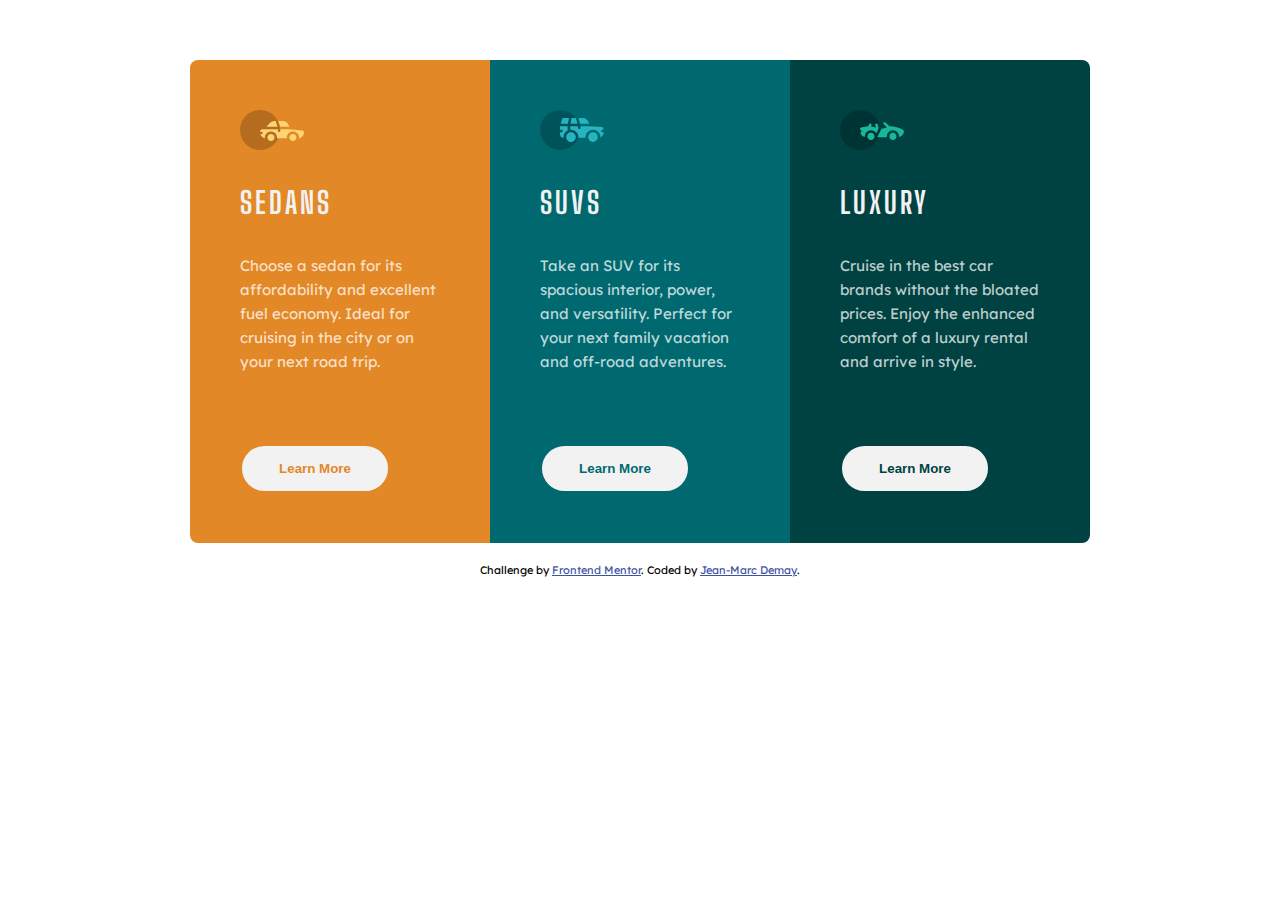
<file: 3-column-preview-card-component-main/index.html>
<!DOCTYPE html>
<html lang="en">
  <head>
    <meta charset="UTF-8" />
    <meta name="viewport" content="width=device-width, initial-scale=1.0" />
    <!-- displays site properly based on user's device -->
    <link rel="stylesheet" href="style.css" />
    <link rel="preconnect" href="https://fonts.googleapis.com" />
    <link rel="preconnect" href="https://fonts.gstatic.com" crossorigin />
    <link
      href="https://fonts.googleapis.com/css2?family=Big+Shoulders+Display&family=Lexend+Deca&display=swap"
      rel="stylesheet"
    />
    <link
      rel="icon"
      type="image/png"
      sizes="32x32"
      href="./images/favicon-32x32.png"
    />

    <title>Frontend Mentor | 3-column preview card component</title>
  </head>
  <body>
    <div class="wrapper">
      <div class="sedansContainer">
        <img src="images/icon-sedans.svg" alt="Sedans" />
        <h1>Sedans</h1>
        <p>
          Choose a sedan for its affordability and excellent fuel economy. Ideal
          for cruising in the city or on your next road trip.
        </p>
        <button>learn more</button>
      </div>
      <div class="suvsContainer">
        <img src="images/icon-suvs.svg" alt="SUVs" />
        <h1>SUVs</h1>
        <p>
          Take an SUV for its spacious interior, power, and versatility. Perfect
          for your next family vacation and off-road adventures.
        </p>
        <button>learn more</button>
      </div>
      <div class="luxuryContainer">
        <img src="images/icon-luxury.svg" alt="Luxury" />
        <h1>Luxury</h1>
        <p>
          Cruise in the best car brands without the bloated prices. Enjoy the
          enhanced comfort of a luxury rental and arrive in style.
        </p>
        <button>learn more</button>
      </div>
    </div>

    <div class="attribution">
      Challenge by
      <a href="https://www.frontendmentor.io?ref=challenge" target="_blank"
        >Frontend Mentor</a
      >. Coded by
      <a href="mailto:1nuitpour7jour@gmail.com" target="blank"
        >Jean-Marc Demay</a
      >.
    </div>
  </body>
</html>
</file>
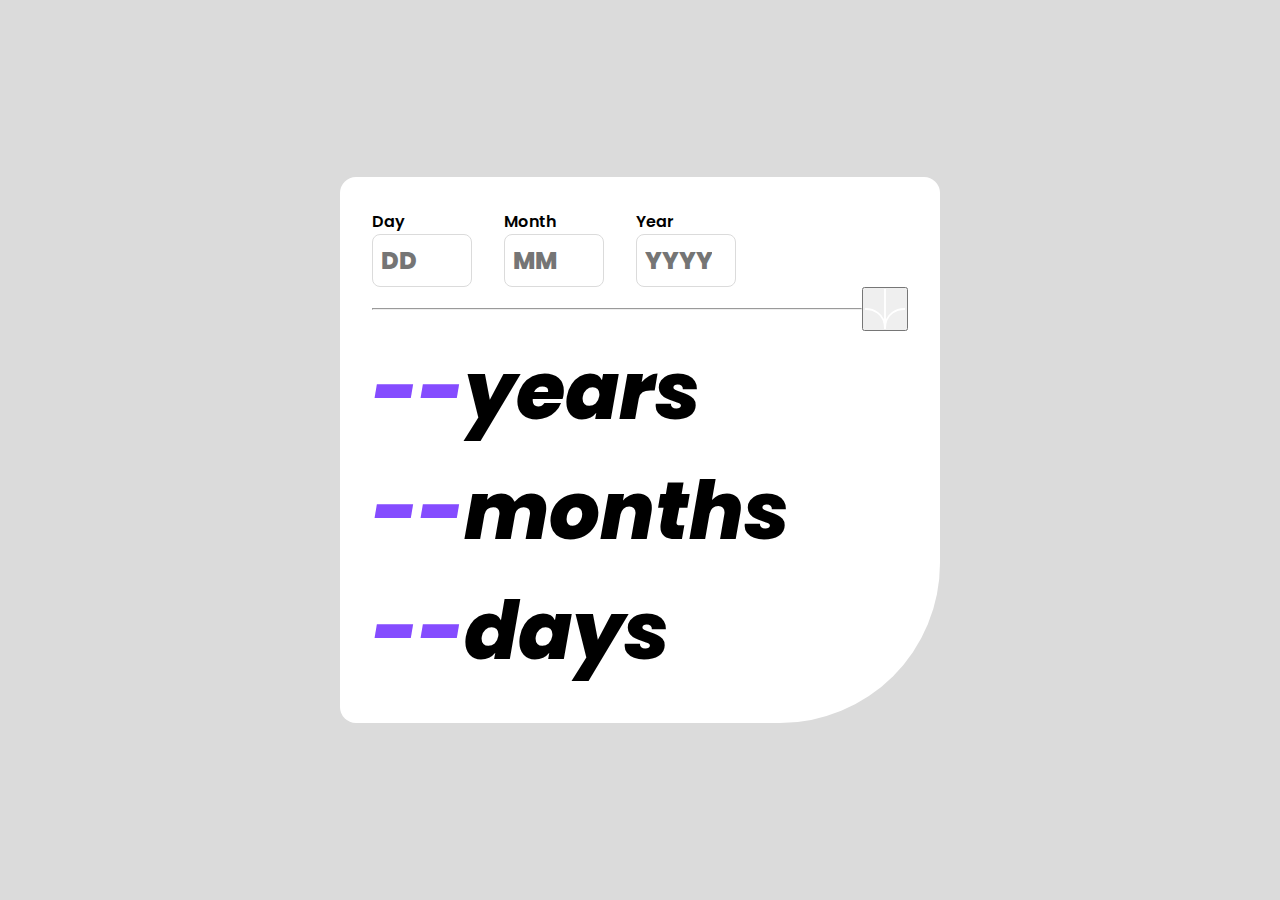
<file: age-calculator-app-main/index.html>
<!DOCTYPE html>
<html lang="en">
  <head>
    <meta charset="UTF-8" />
    <meta name="viewport" content="width=device-width, initial-scale=1.0" />

    <!-- GOOGLE FONT  -->

    <link rel="preconnect" href="https://fonts.googleapis.com" />
    <link rel="preconnect" href="https://fonts.gstatic.com" crossorigin />
    <link
      href="https://fonts.googleapis.com/css2?family=Poppins:ital,wght@0,400;0,700;0,800;1,400;1,700;1,800&display=swap"
      rel="stylesheet"
    />
    <link rel="stylesheet" href="style.css" />
    <link
      rel="icon"
      type="image/png"
      sizes="32x32"
      href="./assets/images/favicon-32x32.png"
    />
    <!-- JavaScript  -->
    <script src="app.js" defer></script>

    <title>Age calculator app</title>
  </head>
  <body>
    <div class="card">
      <div class="container">
        <form>
          <div class="form_container">
            <div class="block">
              <label for="day"> Day </label>
              <input type="number" placeholder="DD" id="day" />
              <small></small>
            </div>
            <div class="block">
              <label for="month"> Month </label>
              <input type="number" placeholder="MM" id="month" />
              <small></small>
            </div>
            <div class="block">
              <label for="year"> Year </label>
              <input type="number" placeholder="YYYY" id="year" />
              <small></small>
            </div>
          </div>
          <div class="submit_block">
            <hr />
            <button type="submit" class="sumbit_btn">
              <img src="./assets/images/icon-arrow.svg" alt="icon" />
            </button>
          </div>
        </form>
        <div class="output">
          <h1><span id="YY">--</span>years</h1>
          <h1><span id="MM">--</span>months</h1>
          <h1><span id="DD">--</span>days</h1>
        </div>
      </div>
    </div>
  </body>
</html>
</file>
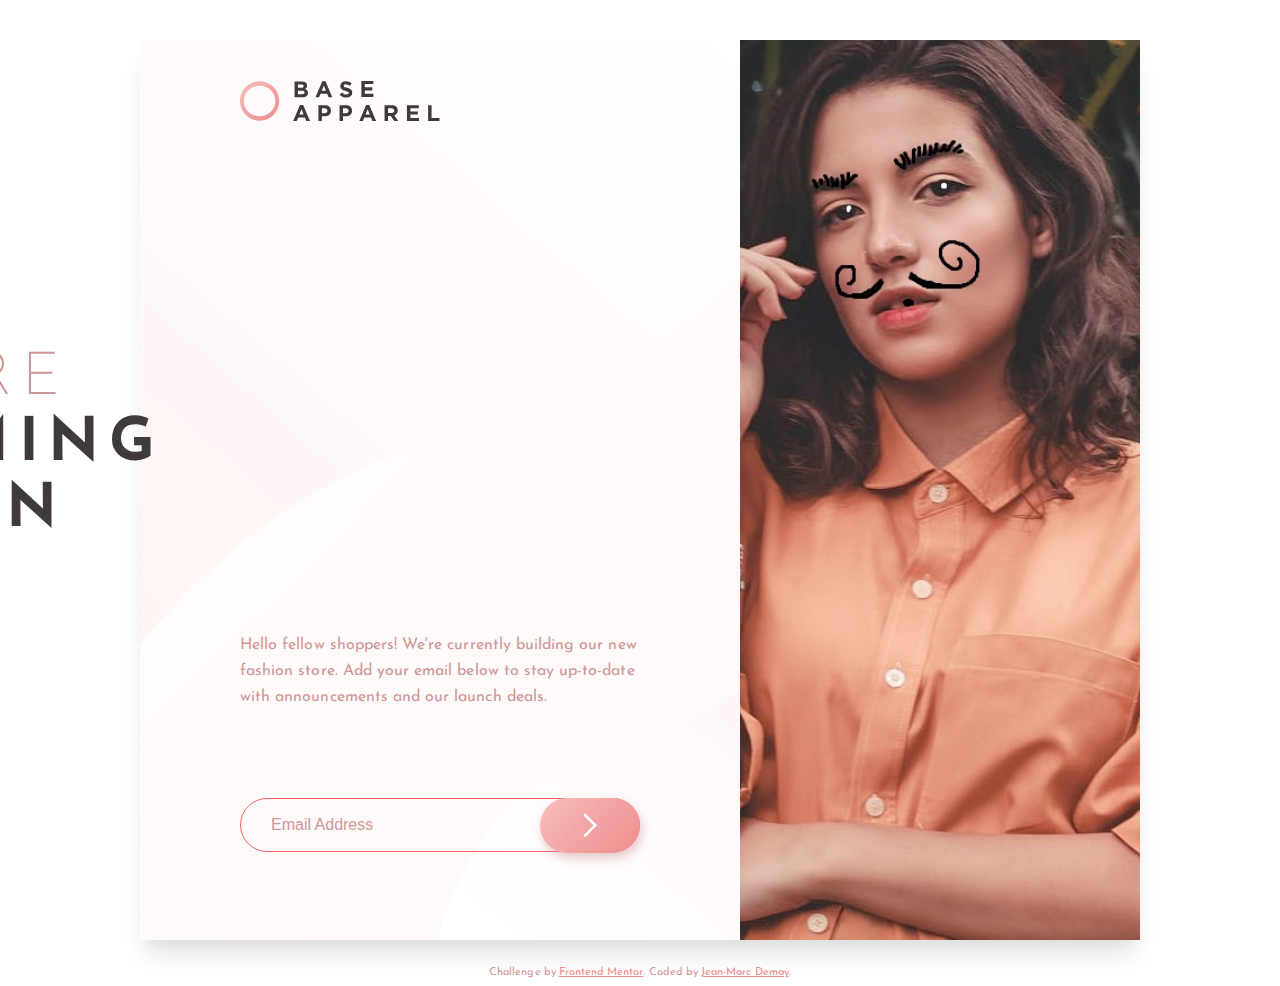
<file: base-apparel-coming-soon-master/index.html>
<!DOCTYPE html>
<html lang="en">
  <head>
    <meta charset="UTF-8" />
    <meta name="viewport" content="width=device-width, initial-scale=1.0" />
    <!-- displays site properly based on user's device -->
    <link rel="stylesheet" href="style.css" />
    <link
      rel="icon"
      type="image/png"
      sizes="32x32"
      href="./images/favicon-32x32.png"
    />
    <link rel="preconnect" href="https://fonts.googleapis.com" />
    <link rel="preconnect" href="https://fonts.gstatic.com" crossorigin />
    <link
      href="https://fonts.googleapis.com/css2?family=Josefin+Sans:wght@300;400;500;600;700&display=swap"
      rel="stylesheet"
    />
    <title>Frontend Mentor | Base Apparel coming soon page</title>

    <!-- Feel free to remove these styles or customise in your own stylesheet 👍 -->
  </head>
  <body>
    <div class="container">
      <div class="left">
        <img class="logo" src="images/logo.svg" alt="base apparel logo" />
        <img class="bg-mobile" src="images/hero-mobile.jpg" alt="hero mobile" />
        <div class="inner-container">
          <h1>
            <span>We're</span> <br />
            coming <br />
            soon
          </h1>
          <p>
            Hello fellow shoppers! We're currently building our new fashion
            store. Add your email below to stay up-to-date with announcements
            and our launch deals.
          </p>
          <form class="error">
            <input id="email" type="email"" placeholder="Email Address" />
            <img class="error-icon" src="images/icon-error.svg" alt="" />
            <button><img src="images/icon-arrow.svg" alt="arrow" /></button>
            <small>Please provide a valid email</small>
          </form>
        </div>
      </div>
      <div class="right bg-image"></div>
    </div>

    <footer>
      <p class="attribution">
        Challenge by
        <a href="https://www.frontendmentor.io?ref=challenge" target="_blank"
          >Frontend Mentor</a
        >. Coded by
        <a href="mailto:1nuitpour7jour@gmail.com" target="_blank"
          >Jean-Marc Demay</a
        >.
      </p>
    </footer>
    <script src="script.js"></script>
  </body>
</html>
</file>
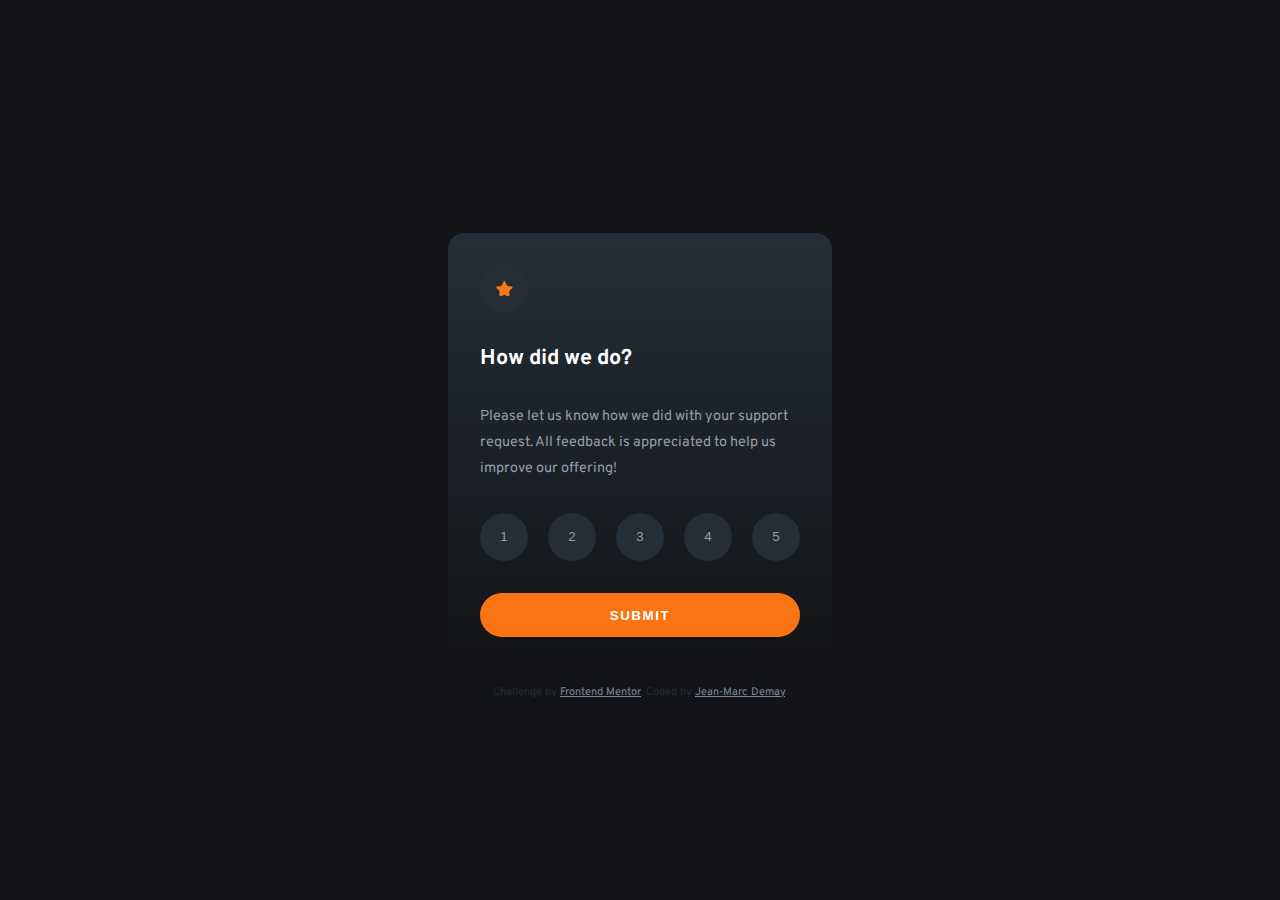
<file: interactive-rating-component-main/index.html>
<!DOCTYPE html>
<html lang="en">
  <head>
    <meta charset="UTF-8" />
    <meta name="viewport" content="width=device-width, initial-scale=1.0" />
    <!-- displays site properly based on user's device -->
    <link rel="stylesheet" href="style.css" />
    <link rel="preconnect" href="https://fonts.googleapis.com" />
    <link rel="preconnect" href="https://fonts.gstatic.com" crossorigin />
    <link
      href="https://fonts.googleapis.com/css2?family=Overpass:wght@200;300;400;500;600;700;800;900&display=swap"
      rel="stylesheet"
    />
    <link
      rel="icon"
      type="image/png"
      sizes="32x32"
      href="./images/favicon-32x32.png"
    />

    <title>Frontend Mentor | Interactive rating component</title>
  </head>
  <body>
    <!-- Rating state start -->

    <div class="main-container">
      <img src="images/icon-star.svg" alt="" />

      <h2>How did we do?</h2>
      <p>
        Please let us know how we did with your support request. All feedback is
        appreciated to help us improve our offering!
      </p>

      <!-- <div class="rating">
        <div class="rate circle"><p>1</p></div>
        <div class="rate circle"><p>2</p></div>
        <div class="rate circle"><p>3</p></div>
        <div class="rate circle"><p>4</p></div>
        <div class="rate circle"><p>5</p></div>
      </div> -->
      <ul>
        <li>
          <button class="btn"><p>1</p></button>
        </li>
        <li>
          <button class="btn"><p>2</p></button>
        </li>
        <li>
          <button class="btn"><p>3</p></button>
        </li>
        <li>
          <button class="btn"><p>4</p></button>
        </li>
        <li>
          <button class="btn"><p>5</p></button>
        </li>
      </ul>

      <button class="btnSubmit" id="submit">Submit</button>
    </div>

    <!-- Rating state end -->

    <!-- Thank you state start-->

    <div class="thank-you hidden">
      <img src="images/illustration-thank-you.svg" alt="thank you image" />
      <p class="selection">You selected <span id="rating">5</span> out of 5</p>
      <h1 class="thanks">Thank you!</h1>
      <p>
        We appreciate you taking the time to give a rating. If you ever need
        more support, don't hesitate to get in touch!
      </p>
      <button class="btnSubmit" id="rate-again">Rate Again</button>
    </div>

    <!-- Thank you state end-->

    <div class="attribution">
      Challenge by
      <a href="https://www.frontendmentor.io?ref=challenge" target="_blank"
        >Frontend Mentor</a
      >. Coded by
      <a href="mailto:1nuitpour7jour@gmail.com" target="_blank"
        >Jean-Marc Demay</a
      >.
    </div>
    <script src="index.js"></script>
  </body>
</html>
</file>
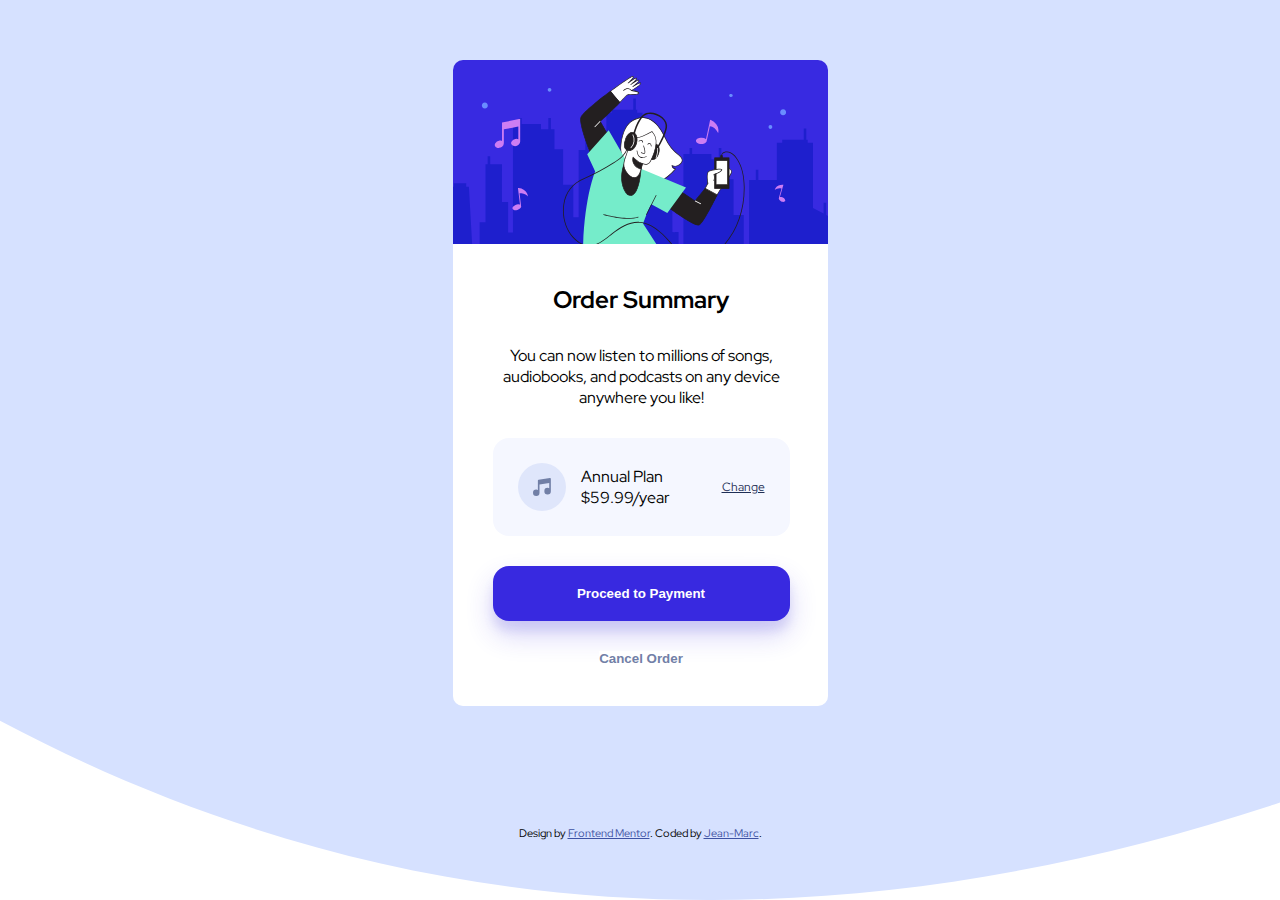
<file: order-summary-component-main/index.html>
<!DOCTYPE html>
<html lang="en">
  <head>
    <meta charset="UTF-8" />
    <meta name="viewport" content="width=device-width, initial-scale=1.0" />
    <!-- displays site properly based on user's device -->
    <link rel="stylesheet" href="style.css" />
    <link rel="preconnect" href="https://fonts.googleapis.com" />
    <link rel="preconnect" href="https://fonts.gstatic.com" crossorigin />
    <link
      href="https://fonts.googleapis.com/css2?family=Red+Hat+Display:wght@500;700;900&display=swap"
      rel="stylesheet"
    />
    <link rel="icon" type="image/x-icon" href="images/favicon.ico" />
    <title>Frontend Mentor | Order summary card</title>
  </head>
  <body>
    <main>
      <img src="images/illustration-hero.svg" alt="dancing person" />
      <div class="orderSummary">
        <h2 class="title">Order Summary</h2>
        <p class="description">
          You can now listen to millions of songs, audiobooks, and podcasts on
          any device anywhere you like!
        </p>
        <div class="annualPlan">
          <div class="plan">
            <img src="images/icon-music.svg" alt="" />
            <div>Annual Plan $59.99/year</div>
          </div>
          <a href="#">Change</a>
        </div>
        <button class="proceedButton">Proceed to Payment</button>
        <button class="cancelButton">Cancel Order</button>
      </div>
    </main>

    <div class="attribution">
      Design by
      <a href="https://www.frontendmentor.io?ref=challenge" target="_blank"
        >Frontend Mentor</a
      >. Coded by
      <a href="mailto:1nuitpour7jour@gmail.com" target="_blank">Jean-Marc</a>.
    </div>
  </body>
</html>
</file>
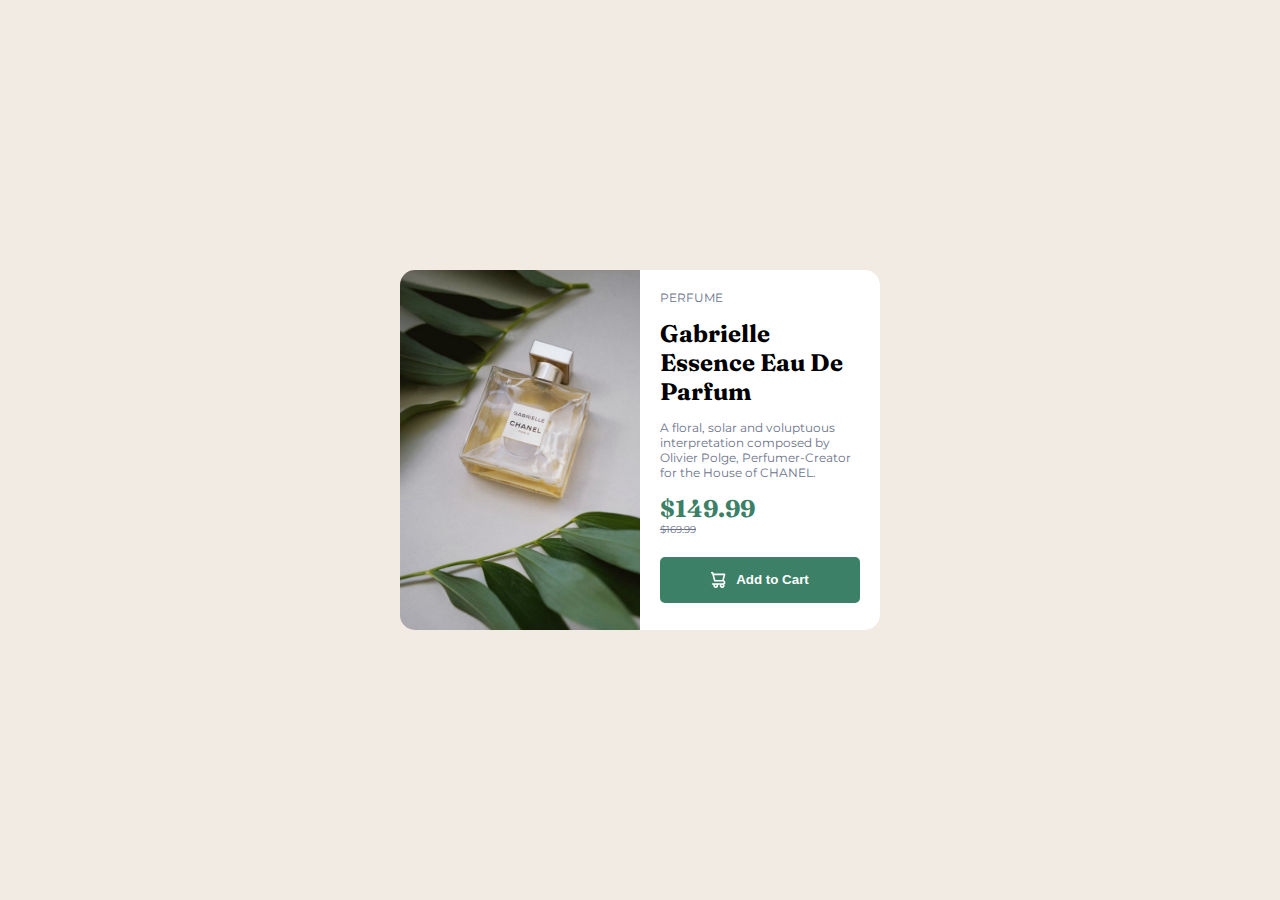
<file: product-preview-card-component-main/index.html>
<!DOCTYPE html>
<html lang="en">
  <head>
    <meta charset="UTF-8" />
    <meta name="viewport" content="width=device-width, initial-scale=1.0" />
    <!-- displays site properly based on user's device -->

    <link
      rel="icon"
      type="image/png"
      sizes="32x32"
      href="./images/favicon-32x32.png"
    />
    <link rel="stylesheet" href="style.css" />
    <link rel="preconnect" href="https://fonts.googleapis.com" />
    <link rel="preconnect" href="https://fonts.gstatic.com" crossorigin />
    <link
      href="https://fonts.googleapis.com/css2?family=Fraunces:wght@700&family=Montserrat:wght@500;700&display=swap"
      rel="stylesheet"
    />

    <title>Frontend Mentor | Product preview card component</title>

    <!-- Feel free to remove these styles or customise in your own stylesheet 👍 -->
    <style>
      .attribution {
        font-size: 11px;
        text-align: center;
      }
      .attribution a {
        color: hsl(228, 45%, 44%);
      }
    </style>
  </head>
  <body>
    <div class="product-summary">
      <div class="product">
        <img src="images/image-product-desktop.jpg" alt="perfume bottle" />
      </div>

      <div class="summary">
        <div class="title"><p>Perfume</p></div>
        <div class="description"><h2>Gabrielle Essence Eau De Parfum</h2></div>
        <div class="text">
          <span>
            A floral, solar and voluptuous interpretation composed by Olivier
            Polge, Perfumer-Creator for the House of CHANEL.
          <!-- </span> -->
        </div>
        <div class="price">
          <h2>$149.99</h2>
          <p><s class="discount">$169.99</s></p>
        </div>
        <button> <span><img src="images/icon-cart.svg" alt=""> Add to Cart</span></button>
      </div>
    </div>
  </body>
</html>
</file>
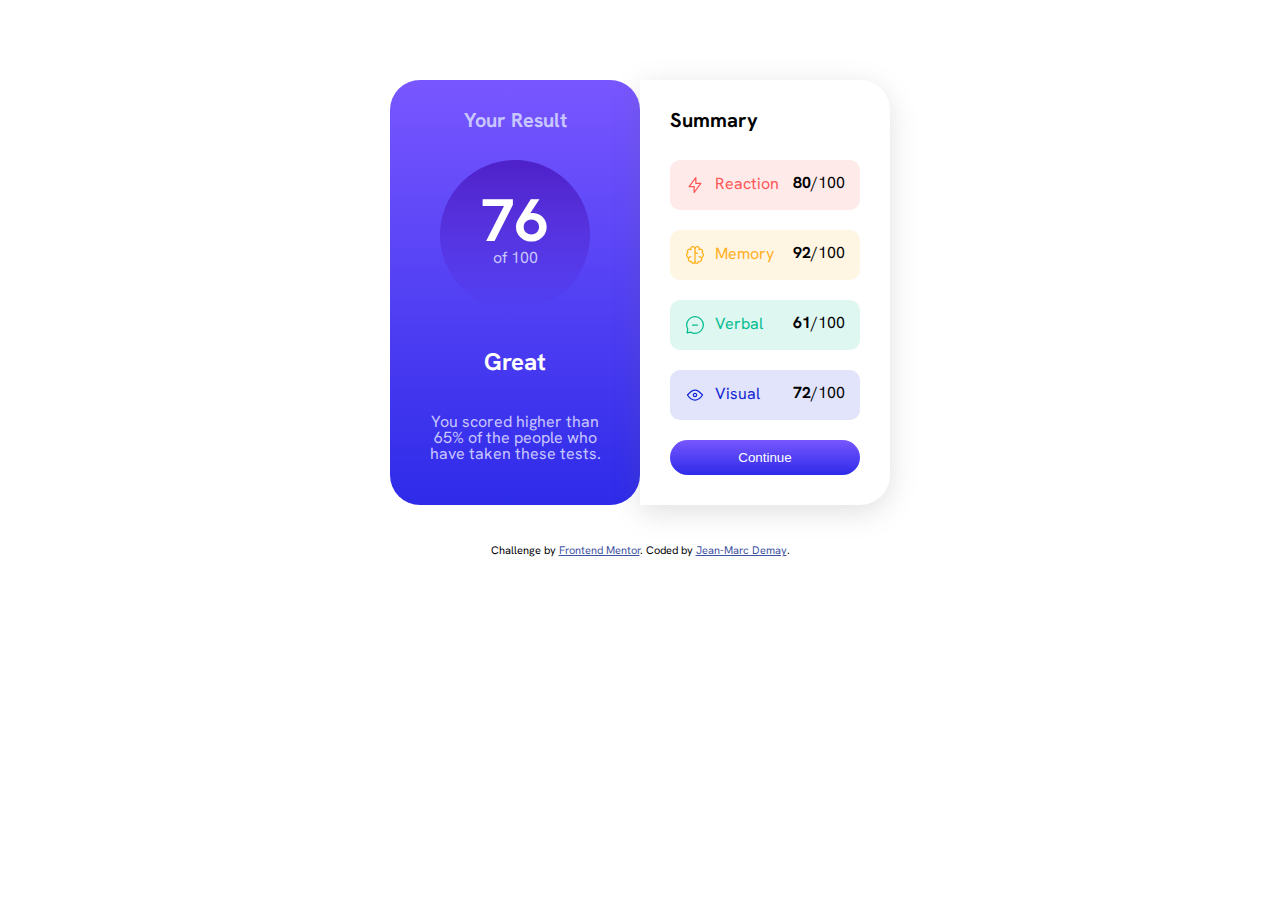
<file: results-summary-component-main-original/index.html>
<!DOCTYPE html>
<html lang="en">
  <head>
    <meta charset="UTF-8" />
    <meta name="viewport" content="width=device-width, initial-scale=1.0" />
    <!-- displays site properly based on user's device -->
    <link rel="stylesheet" href="style.css" />
    <link
      rel="icon"
      type="image/png"
      sizes="32x32"
      href="./assets/images/favicon-32x32.png"
    />
    <link
      href="https://fonts.googleapis.com/css2?family=Hanken+Grotesk:wght@500;700;800&display=swap"
      rel="stylesheet"
    />

    <title>Frontend Mentor | Results summary component</title>

    <!-- Feel free to remove these styles or customise in your own stylesheet 👍 -->
    <style>
      .attribution {
        font-size: 11px;
        text-align: center;
      }
      .attribution a {
        color: hsl(228, 45%, 44%);
      }
    </style>
  </head>
  <body>
    <div class="main">
      <div class="result">
        <h3>Your Result</h3>
        <div class="number">
          <h1>76</h1>
          <p class="hundred">of 100</p>
        </div>

        <h2>Great</h2>
        <p class="text">
          You scored higher than 65% of the people who have taken these tests.
        </p>
      </div>
      <div class="summary">
        <h4>Summary</h4>

        <div class="reaction">
          <p id="name">
            <img src="assets/images/icon-reaction.svg" alt="" />Reaction
          </p>
          <p id="score"><strong>80</strong>/100</p>
        </div>

        <div class="memory">
          <p id="name">
            <img src="assets/images/icon-memory.svg" alt="" />Memory
          </p>
          <p id="score"><strong>92</strong>/100</p>
        </div>

        <div class="verbal">
          <p id="name">
            <img src="assets/images/icon-verbal.svg" alt="" />Verbal
          </p>
          <p id="score"><strong>61</strong>/100</p>
        </div>

        <div class="visual">
          <p id="name">
            <img src="assets/images/icon-visual.svg" alt="" />Visual
          </p>
          <p id="score"><strong>72</strong>/100</p>
        </div>

        <button>Continue</button>
      </div>
    </div>

    <div class="attribution">
      Challenge by
      <a href="https://www.frontendmentor.io?ref=challenge" target="_blank"
        >Frontend Mentor</a
      >. Coded by
      <a href="mailto:1nuitpour7jour@gmail.com" target="_blank"
        >Jean-Marc Demay</a
      >.
    </div>
  </body>
</html>
</file>
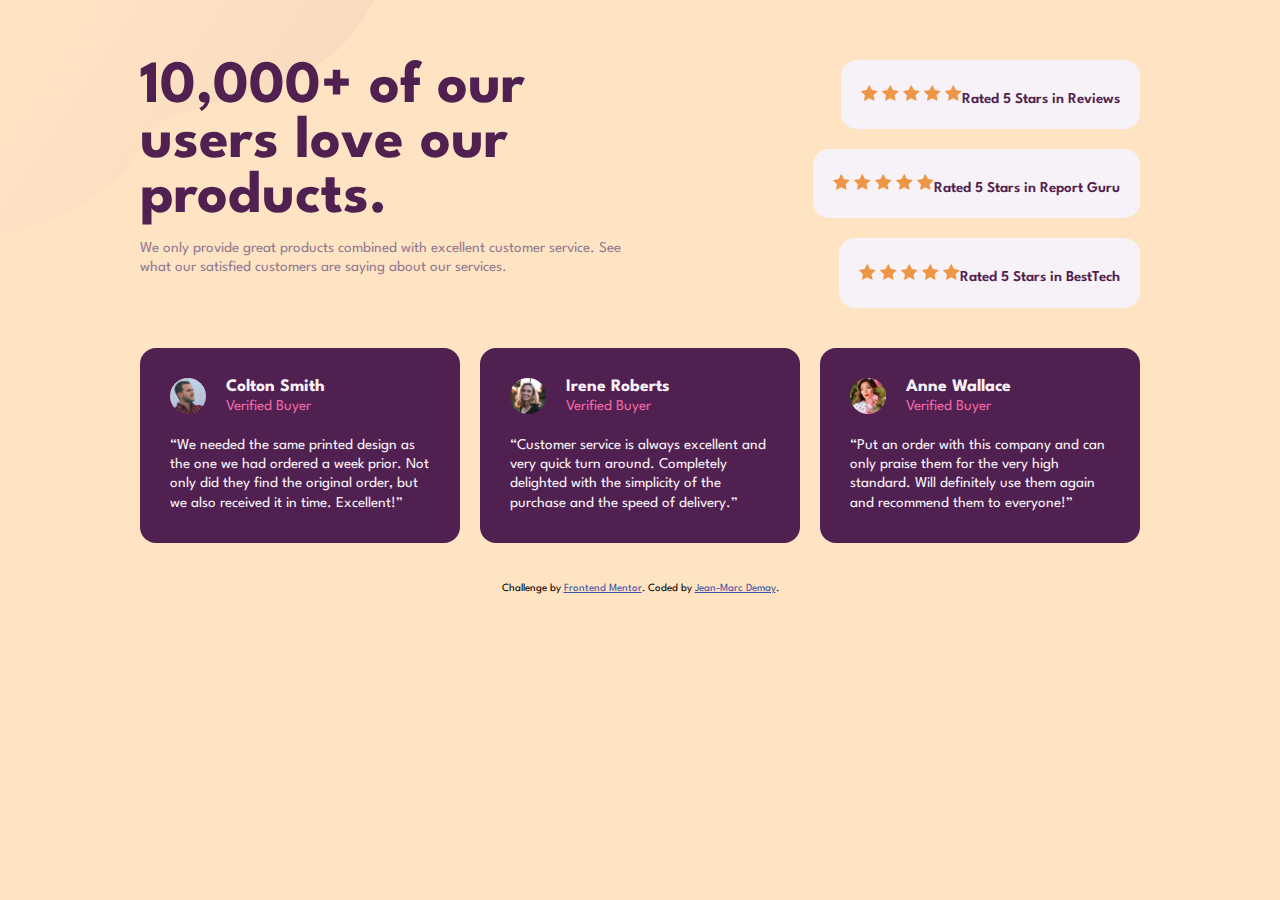
<file: social-proof-section-master/index.html>
<!DOCTYPE html>
<html lang="en">
  <head>
    <meta charset="UTF-8" />
    <meta name="viewport" content="width=device-width, initial-scale=1.0" />
    <!-- displays site properly based on user's device -->
    <link rel="stylesheet" href="style.css" />
    <link
      href="https://fonts.googleapis.com/css2?family=League+Spartan:wght@400;500;700&display=swap"
      rel="stylesheet"
    />
    <link
      rel="icon"
      type="image/png"
      sizes="32x32"
      href="./images/favicon-32x32.png"
    />

    <title>Frontend Mentor | Social proof section</title>
  </head>
  <body>
    <main>
      <!-- Phone screen starts -->
      <div class="text-container">
        <div>
          <h1>
            10,000+ of our <br />
            users love our <br />
            products.
          </h1>
          <br />
          <p>
            We only provide great products combined with excellent customer
            service. See what our satisfied customers are saying about our
            services.
          </p>
        </div>
        <div class="rating-container">
          <div class="first-rating">
            <div>
              <img src="images/icon-star.svg" alt="" />
              <img src="images/icon-star.svg" alt="" />
              <img src="images/icon-star.svg" alt="" />
              <img src="images/icon-star.svg" alt="" />
              <img src="images/icon-star.svg" alt="" />
            </div>
            <p>Rated 5 Stars in Reviews</p>
          </div>
          <div class="second-rating">
            <div>
              <img src="images/icon-star.svg" alt="" />
              <img src="images/icon-star.svg" alt="" />
              <img src="images/icon-star.svg" alt="" />
              <img src="images/icon-star.svg" alt="" />
              <img src="images/icon-star.svg" alt="" />
            </div>
            <p>Rated 5 Stars in Report Guru</p>
          </div>
          <div class="third-rating">
            <div>
              <img src="images/icon-star.svg" alt="" />
              <img src="images/icon-star.svg" alt="" />
              <img src="images/icon-star.svg" alt="" />
              <img src="images/icon-star.svg" alt="" />
              <img src="images/icon-star.svg" alt="" />
            </div>
            <p>Rated 5 Stars in BestTech</p>
          </div>
        </div>
      </div>
      <div class="reviews-container">
        <div class="first-review">
          <div class="review-name">
            <img src="images/image-colton.jpg" alt="" />
            <div>
              <h3>Colton Smith</h3>
              <p>Verified Buyer</p>
            </div>
          </div>

          <p>
            <q
              >We needed the same printed design as the one we had ordered a
              week prior. Not only did they find the original order, but we also
              received it in time. Excellent!</q
            >
          </p>
        </div>

        <div class="first-review">
          <div class="review-name">
            <img src="images/image-irene.jpg" alt="" />
            <div>
              <h3>Irene Roberts</h3>
              <p>Verified Buyer</p>
            </div>
          </div>

          <p>
            <q
              >Customer service is always excellent and very quick turn around.
              Completely delighted with the simplicity of the purchase and the
              speed of delivery.</q
            >
          </p>
        </div>

        <div class="first-review">
          <div class="review-name">
            <img src="images/image-anne.jpg" alt="" />
            <div>
              <h3>Anne Wallace</h3>
              <p>Verified Buyer</p>
            </div>
          </div>

          <p>
            <q
              >Put an order with this company and can only praise them for the
              very high standard. Will definitely use them again and recommend
              them to everyone!</q
            >
          </p>
        </div>
      </div>

      <div class="attribution">
        Challenge by
        <a href="https://www.frontendmentor.io?ref=challenge" target="_blank"
          >Frontend Mentor</a
        >. Coded by
        <a href="mailto:1nuitpour7jour@gmail.com" target="_blank"
          >Jean-Marc Demay</a
        >.
      </div>
    </main>
    <!-- Phone screen ends -->
  </body>
</html>
</file>
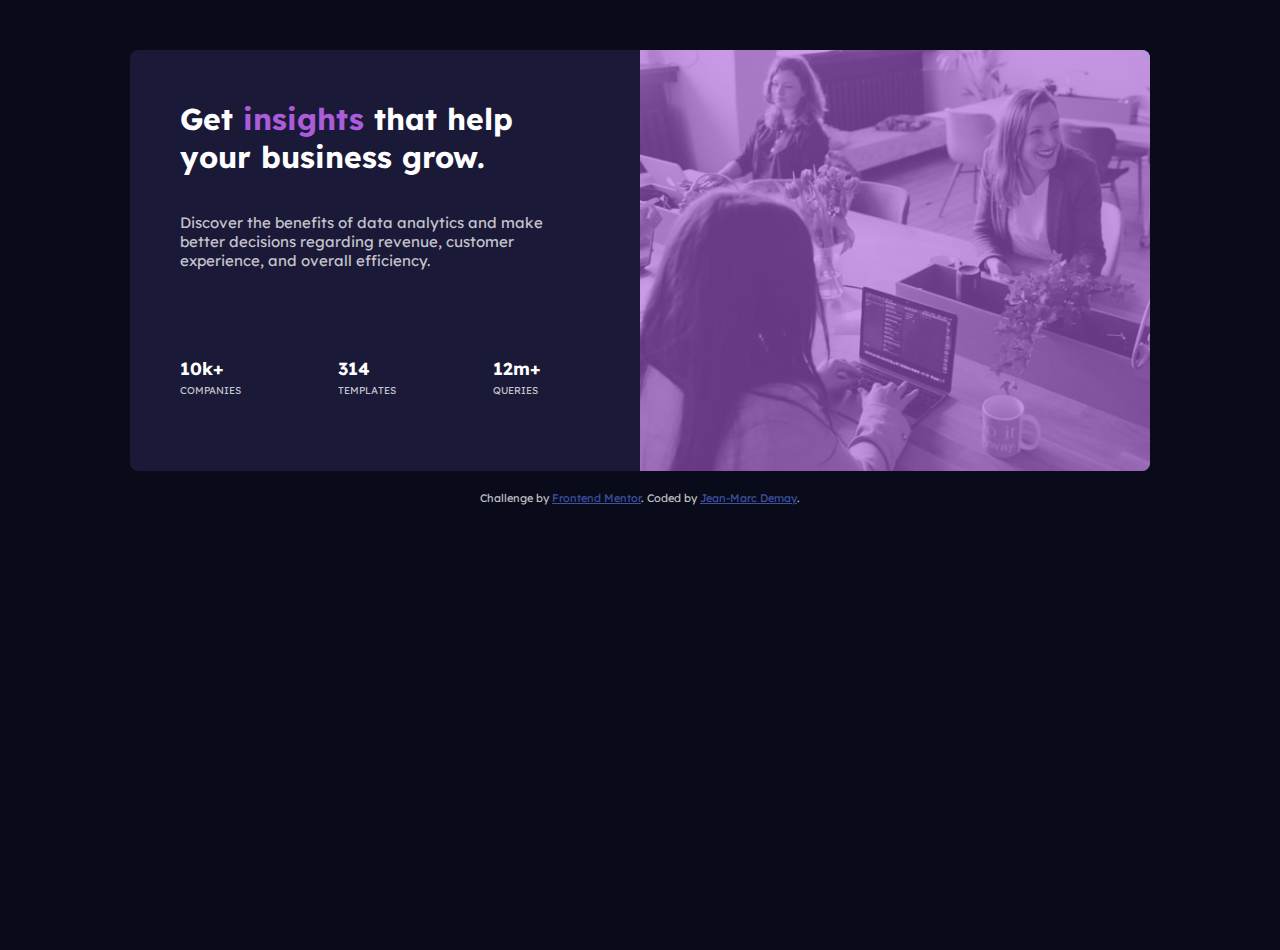
<file: stats-preview-card-component-main-again/index.html>
<!DOCTYPE html>
<html lang="en">
  <head>
    <meta charset="UTF-8" />
    <meta name="viewport" content="width=device-width, initial-scale=1.0" />
    <!-- displays site properly based on user's device -->
    <link rel="preconnect" href="https://fonts.googleapis.com" />
    <link rel="preconnect" href="https://fonts.gstatic.com" crossorigin />
    <link
      href="https://fonts.googleapis.com/css2?family=Inter:wght@700&family=Lexend+Deca&display=swap"
      rel="stylesheet"
    />
    <link
      rel="icon"
      type="image/png"
      sizes="32x32"
      href="./images/favicon-32x32.png"
    />
    <link rel="stylesheet" href="style.css" />
    <title>Frontend Mentor | Stats preview card component</title>
  </head>
  <body>
    <main>
      <div class="textBox">
        <div class="introText">
          <h1>
            Get <span id="insight">insights</span> that help your business grow.
          </h1>
          <p>
            Discover the benefits of data analytics and make better decisions
            regarding revenue, customer experience, and overall efficiency.
          </p>
        </div>

        <div class="statsContainer">
          <div class="companies">
            <h3>10k+</h3>
            <span>companies</span>
          </div>
          <div class="templates">
            <h3>314</h3>
            <span>templates</span>
          </div>
          <div class="queries">
            <h3>12m+</h3>
            <span>queries</span>
          </div>
        </div>
      </div>
      <div class="img-component">
        <img src="images/image-header-desktop.jpg" alt="people in an office" />
      </div>
    </main>

    <div class="attribution">
      Challenge by
      <a href="https://www.frontendmentor.io?ref=challenge" target="_blank"
        >Frontend Mentor</a
      >. Coded by
      <a href="mailto:1nuitpour7jour@gmail.com" target="_blank"
        >Jean-Marc Demay</a
      >.
    </div>
  </body>
</html>
</file>
<file: 3-column-preview-card-component-main/style.css>
/* Bright orange: hsl(31, 77%, 52%)
Dark cyan: hsl(184, 100%, 22%)
Very dark cyan: hsl(179, 100%, 13%)

### Neutral

Transparent white (paragraphs): hsla(0, 0%, 100%, 0.75)
Very light gray (background, headings, buttons): hsl(0, 0%, 95%) */

* {
  box-sizing: border-box;
  margin: 0;
  padding: 0;
}

Img,
svg {
  display: block;
  max-width: 100%;
}
body {
  font-family: "Lexend Deca", sans-serif;
  font-size: 15px;
  color: white;
  display: grid;
  justify-content: center;
}
h1 {
  font-family: "Big Shoulders Display", sans-serif;
  text-transform: uppercase;
  letter-spacing: 0.1em;
  color: hsl(0, 0%, 95%);
}
.wrapper {
  display: grid;
  grid-template-columns: 1fr 1fr 1fr;
  border-radius: 0.5rem;
  overflow: hidden;
  max-width: 1125px;
  margin-top: 60px;
}
.sedansContainer {
  background-color: hsl(31, 77%, 52%);
}
.suvsContainer {
  background-color: hsl(184, 100%, 22%);
}
.luxuryContainer {
  background-color: hsl(179, 100%, 13%);
}
.sedansContainer,
.suvsContainer,
.luxuryContainer {
  padding: 50px;
  display: grid;
  justify-content: space-between;
  gap: 40px;
  width: 300px;
  line-height: 1.5rem;
}
.sedansContainer p,
.suvsContainer p,
.luxuryContainer p {
  color: hsla(0, 0%, 100%, 0.75);
}

button {
  margin-top: 30px;
  border: none;
  border-radius: 100vw;
  padding: 15px;
  text-transform: capitalize;
  font-weight: 700;
  width: 150px;
  background-color: hsl(0, 0%, 95%);
  cursor: grab;
}
.sedansContainer button {
  color: hsl(31, 77%, 52%);
  border: 2px solid;
}
.suvsContainer button {
  color: hsl(184, 100%, 22%);
  border: 2px solid;
}
.luxuryContainer button {
  color: hsl(179, 100%, 13%);
  border: 2px solid;
}
button:hover {
  color: hsl(0, 0%, 95%);
  border: 2px solid;
}
.sedansContainer button:hover {
  background-color: hsl(31, 77%, 52%);
}
.suvsContainer button:hover {
  background-color: hsl(184, 100%, 22%);
}
.luxuryContainer button:hover {
  background-color: hsl(179, 100%, 13%);
}
.attribution {
  margin-top: 20px;
  font-size: 11px;
  text-align: center;
  color: black;
}
.attribution a {
  color: hsl(228, 45%, 44%);
}
@media only screen and (max-width: 375px) {
  .wrapper {
    grid-template-columns: 1fr;
    margin: 10px;
  }
}
</file>
<file: base-apparel-coming-soon-master/style.css>
/* ### Primary

- Desaturated Red: hsl(0, 36%, 70%)
- Soft Red: hsl(0, 93%, 68%)

### Neutral

- Dark Grayish Red: hsl(0, 6%, 24%)

### Gradients

- Linear, 135deg hsl(0, 0%, 100%), hsl(0, 100%, 98%)
- Linear, 135deg, from hsl(0, 80%, 86%), to hsl(0, 74%, 74%)

## Typography

### Body Copy

- Font size: 16px

### Font */

* {
  box-sizing: border-box;
  margin: 0;
  padding: 0;
}

Img,
svg {
  display: block;
  max-width: 100%;
}
h1 {
  font-size: 3.75rem;
  letter-spacing: 0.6rem;
  color: hsl(0, 6%, 24%);
  line-height: 1.1;
  text-transform: uppercase;
  transform: translateX(-100%);
  animation: comeinleft 0.5s ease forwards;
}
@keyframes comeinleft {
  to {
    transform: translateX(0);
  }
}
h1 span {
  color: hsl(0, 36%, 70%);
  font-weight: 200;
}
p {
  color: hsl(0, 36%, 70%);
  letter-spacing: 0.003rem;
  line-height: 26px;
}
body {
  font-size: 1rem;
  font-family: "Josefin Sans", sans-serif;

  display: grid;
  place-items: center;
}
/* main {
  max-width: 1000px;
  display: grid;
  align-content: center;
  grid-template-columns: 1fr 1fr;
  box-shadow: rgba(149, 157, 165, 0.2) 0px 8px 24px;
  background-image: url(images/bg-pattern-desktop.svg);
}
.main-content {
  padding-top: 2rem;
  padding-left: 4rem;
  padding-right: 4rem;
  flex-wrap: wrap;
}
input [type="text"] {
  color: hsl(0, 80%, 86%);
}
input::-webkit-input-placeholder {
  color: hsl(0, 74%, 74%);
}
input[type="button"] {
  border-radius: 30%;
  border: none;
  background: linear-gradient(135deg, hsl(0, 80%, 86%), hsl(0, 74%, 74%));
  padding: 1rem;
} */

.container {
  display: flex;
  min-height: 100vh;
  margin-top: 40px;
  max-width: 1000px;
  background: linear-gradient(135deg, hsl(0, 0%, 100%), hsl(0, 100%, 98%));
  box-shadow: rgba(0, 0, 0, 0.1) 0px 20px 25px -5px,
    rgba(0, 0, 0, 0.04) 0px 10px 10px -5px;
}
.left {
  background-image: url(images/bg-pattern-desktop.svg);
  background-size: cover;
  background-position: center center;

  width: 60%;
  padding: 40px 100px 40px;
  display: grid;
  gap: 80px;
}

.inner-container {
  display: grid;
  gap: 40px;
}
.logo {
  width: 200px;
}
.right {
  width: 40%;
}
.bg-mobile {
  display: none;
}
.bg-image {
  background-image: url(images/hero-desktop.jpg);
  background-size: cover;
  background-position: center center;
}

form {
  position: relative;
}
form.error {
  /* border: 1px solid hsl(0, 93%, 68%); */
}
input {
  background-color: transparent;
  border: 1px solid hsl(0, 36%, 70%);
  border-radius: 50px;
  color: hsl(0, 6%, 24%);
  font-size: 16px;
  padding: 17px 30px;
  width: 100%;
}
input:focus,
button:active {
  outline: none;
  box-shadow: 0px 0px 10px hsla(0, 36%, 70%, 0.5);
  text-transform: lowercase;
}
input::placeholder {
  color: hsl(0, 36%, 70%);
}
form.error input {
  border: 1px solid hsl(0, 93%, 68%);
}
form.success input {
  border: 1px solid hsl(0, 93%, 68%);
}
button {
  border: none;
  background: linear-gradient(135deg, hsl(0, 80%, 86%), hsl(0, 74%, 74%));
  box-shadow: 2px 5px 10px hsla(0, 36%, 70%, 0.5);
  padding: 15px;
  position: absolute;
  border-radius: 3.125rem;
  top: 0;
  right: 0;
  height: 55px;
  width: 100px;
  display: flex;
  justify-content: center;
  transition: opacity 0.2s ease;
  cursor: pointer;
}
button:hover {
  opacity: 0.6;
}
.error-icon {
  display: none;
  position: absolute;
  top: 15px;
  right: 120px;
}

small {
  display: none;
  margin-top: 20px;
  margin-left: 30px;
  color: hsl(0, 93%, 68%);
}

@media screen and (max-width: 400px) {
  .bg-mobile {
    display: block;
  }
  .left {
    width: 100%;
    gap: 40px;
  }

  .right {
    display: none;
  }
}

.attribution {
  margin-top: 20px;
  font-size: 11px;
  text-align: center;
}
.attribution a {
  color: hsl(0, 74%, 74%);
}
</file>
<file: interactive-rating-component-main/style.css>
* {
  box-sizing: border-box;
  margin: 0;
  padding: 0;
}

Img,
svg {
  display: block;
  max-width: 100%;
}
ul {
  list-style-type: none;
}
body {
  font-size: 0.9rem;
  color: hsl(0, 0%, 100%);
  font-family: "Overpass", sans-serif;
  background-color: hsl(216, 12%, 8%);
  /* margin: 1.5rem; */
  display: flex;
  flex-direction: column;
  align-items: center;
  justify-content: center;
  min-height: 100vh;
}
p {
  color: hsl(217, 12%, 63%);
  line-height: 1.8;
}
/* rating state start */
.main-container,
.thankYou {
  max-width: 30%;
  border-radius: 1rem;
  padding: 2rem;
  background: linear-gradient(hsl(213, 19%, 18%), hsl(216, 12%, 8%));
  display: grid;
  gap: 2rem;
  margin: auto;
  margin-top: 2rem;
  margin-bottom: 1rem;
}
.main-container img {
  border-radius: 50%;
  background-color: hsl(213, 19%, 18%);
  padding: 1rem;
}
.main-container ul {
  display: flex;
  flex-wrap: wrap;
  align-items: center;
  justify-content: space-between;
}
.main-container ul li button {
  width: 3rem;
  height: 3rem;
  border-radius: 50%;
  border: none;
  background-color: hsl(213, 19%, 18%);
  color: hsl(0, 0%, 100%);
  display: flex;
  justify-content: center;
  align-items: center;
  cursor: pointer;
  transition: 0.3s;
}
.main-container ul li button:hover {
  background-color: hsl(25, 97%, 53%);
}
.main-container ul li button:focus {
  background-color: hsl(216, 12%, 54%);
}
.btnSubmit {
  border: none;
  border-radius: 30px;
  background-color: hsl(25, 97%, 53%);
  color: hsl(0, 0%, 100%);
  width: 100%;
  padding: 0.9rem;
  text-transform: uppercase;
  font-weight: 600;
  letter-spacing: 0.1rem;
  cursor: pointer;
  transition: 0.3s;
}
.btnSubmit:hover {
  background-color: hsl(0, 0%, 100%);
  color: hsl(25, 97%, 53%);
}
.thank-you img {
}

/* rating state end */

/* thank you  start */
.thankYou {
  display: grid;
  justify-items: center;
}
.thank-you h1.thanks {
  text-align: center;
}
.thank-you p.selection {
  border-radius: 30px;
  width: 100%;
  padding: 0.4rem;
  text-align: center;
  background-color: hsl(213, 19%, 18%);
  color: hsl(25, 97%, 53%);
}
.thank-you p {
  text-align: center;
}

.hidden {
  display: none;
}
/* thank you  end */

.attribution {
  font-size: 11px;
  text-align: center;
  color: hsl(213, 19%, 18%);
}
.attribution a {
  color: hsl(216, 12%, 54%);
}
</file>
<file: order-summary-component-main/style.css>
/* ### Primary

- Pale blue: hsl(225, 100%, 94%)
- Bright blue: hsl(245, 75%, 52%)

### Neutral

- Very pale blue: hsl(225, 100%, 98%)
- Desaturated blue: hsl(224, 23%, 55%)
- Dark blue: hsl(223, 47%, 23%) */
* {
  margin: 0;
  padding: 0;
  box-sizing: border-box;
}
img,
svg {
  display: block;
  max-width: 100%;
}

body {
  font-family: "Red Hat Display", sans-serif;
  background-image: url(images/pattern-background-desktop.svg);
  background-size: cover;
}
@media (min-width: 600px) {
  body {
    min-height: 100vh;
    display: grid;
    place-items: center;
  }
}
main {
  margin: auto auto;
  width: 375px;
  display: grid;
  border-radius: 10px;
  overflow: hidden;
  background-color: hsl(225, 100%, 94%);
}
.orderSummary {
  background-color: white;
  display: grid;
  row-gap: 30px;
  justify-items: center;
  text-align: center;
  padding: 40px;
}
.annualPlan {
  background-color: hsl(225, 100%, 98%);
  width: 100%;
  border-radius: 1rem;
  display: flex;
  justify-content: space-between;
  padding: 25px;
}
/* .annual-plan a {
  font-weight: 900;
  
} */
.annualPlan a {
  margin: auto;
  padding-left: 100px;
  font-size: 0.75rem;
  color: hsl(223, 47%, 23%);
}
.plan {
  display: flex;
  align-items: center;
  text-align: left;
}
.plan img {
  margin-right: 15px;
}
.annual-plan-left div {
  margin-left: 20px;
  display: flex;
}
/* .plan {
  display: flex;
  align-items: center;
  padding: 20px;
  font-size: 10px;
  width: 100%;
} */
.change {
}
.musicIcon {
  display: inline;
  padding-right: 10px;
  vertical-align: middle;
}
.proceedButton {
  border: none;
  background-color: hsl(245, 75%, 52%);
  color: white;
  border-radius: 1rem;
  width: 100%;
  padding: 20px;
  box-shadow: hsla(245, 75%, 52%, 0.199) 0px 14px 28px,
    hsla(245, 61%, 64%, 0.155) 0px 10px 10px;
  font-weight: 700;
}
.proceedButton:hover {
  background-color: hsl(261, 75%, 52%);
  cursor: pointer;
}
.cancelButton {
  border: none;
  font-weight: 700;
  color: hsl(224, 23%, 55%);
  background-color: white;
}
.cancelButton:hover {
  color: black;
  cursor: pointer;
}

.attribution {
  font-size: 11px;
  text-align: center;
}
.attribution a {
  color: hsl(228, 45%, 44%);
}
</file>
<file: product-preview-card-component-main/style.css>
/* - Dark cyan: hsl(158, 36%, 37%)
- Cream: hsl(30, 38%, 92%)

### Neutral

- Very dark blue: hsl(212, 21%, 14%)
- Dark grayish blue: hsl(228, 12%, 48%)
- White: hsl(0, 0%, 100%) */

* {
  margin: 0;
  padding: 0;
  box-sizing: border-box;
}
:root {
  --fs-400: 1.125rem;
  --fs-500: 1.25rem;
  --fs-600: 1.5rem;
  --fs-700: 1.75rem;
  --fs-800: 2rem;
  --fs-900: 5rem;

  --fw-regular: 500;
  --fw-bold: 700;
}

img {
  display: block;
  max-width: 100%;
  max-height: 100%;
}
body {
  display: grid;
  font-family: Fraunces, serif;
  font-family: Montserrat, sans-serif;
  background-color: hsl(30, 38%, 92%);
}

@media (min-width: 600px) {
  body {
    min-height: 100vh;
    display: grid;
    place-items: center;
  }
}

h2 {
  font-weight: 700;
}
.price h2 {
  font-weight: 700;
  color: hsl(158, 36%, 37%);
}
h7 {
}
.price p {
  font-family: Montserrat, sans-serif;
  font-size: 10px;
  color: hsl(228, 12%, 48%);
}

.price,
.description {
  font-family: "Fraunces", serif;
}

.product-summary {
  max-width: 30rem;
  display: grid;
  justify-content: center;
  border-radius: 15px;
  overflow: hidden;
}

@media (min-width: 600px) {
  .product-summary {
    grid-template-columns: 1fr 1fr;
  }
}
.product {
  border-radius: 15px;
}
.summary {
  border-radius: 0 15px 15px 0;
  background-color: white;
  display: grid;
  padding: 20px;
}
.title p {
  text-transform: uppercase;
}
.text,
.title p {
  font-size: 12px;
  color: hsl(228, 12%, 48%);
}
button {
  border: none;
  background-color: hsl(158, 36%, 37%);
  border-radius: 5px;
  font-weight: 700;
  color: white;
  margin: auto;
  padding: 15px;
  width: 100%;
  display: flex;
  justify-content: center;
}
button:hover {
}
button span {
  display: flex;
  /* justify-content: space-around; */
}
span img {
  padding-right: 10px;
}
</file>
<file: results-summary-component-main-original/style.css>
* {
  margin: 0;
  padding: 0;
  box-sizing: border-box;
}

body {
  font-family: "Hanken Grotesk", sans-serif;
  line-height: 1;
  background-color: white;
}
h1 {
  font-size: 60px;
}
h2 {
  margin-top: 40px;
  margin-bottom: 40px;
}
h1,
h2 {
  color: hwb(0 100% 0%);
}
h3,
.text,
.hundred {
  color: hsl(241, 100%, 89%);
}
h3,
h4 {
  margin-bottom: 30px;
  font-size: 20px;
}
h4 {
}

.main {
  display: flex;
  justify-content: center;
  padding-top: 80px;
  border-radius: 30px;
}
.result {
  width: 250px;
  background: linear-gradient(180deg, hsl(252, 100%, 67%), hsl(241, 81%, 54%));
  text-align: center;
  padding: 30px;
  border-radius: 30px;
}
.summary {
  width: 250px;
  padding: 30px;
  border-radius: 0 30px 30px 0;
  box-shadow: rgba(100, 100, 111, 0.2) 0px 7px 29px 0px;
}
.number {
  border-radius: 50%;
  width: 150px;
  height: 150px;
  margin: auto;
  padding: 30px;
  background: linear-gradient(hsla(256, 72%, 46%, 1), hsla(241, 72%, 46%, 0));
}
.reaction,
.memory,
.verbal,
.visual {
  border-radius: 10px;
  margin-bottom: 20px;
  display: flex;
  justify-content: space-between;
  padding: 15px;
}
.reaction {
  background-color: hsla(0, 100%, 67%, 0.126);
  color: hsl(0, 100%, 67%);
}
.memory {
  background-color: hsl(39, 100%, 56%, 0.126);
  color: hsl(39, 100%, 56%);
}
.verbal {
  background-color: hsl(166, 100%, 37%, 0.126);
  color: hsl(166, 100%, 37%);
}
.visual {
  background-color: hsl(234, 85%, 45%, 0.126);
  color: hsl(234, 85%, 45%);
}
img {
  display: inline;
  padding-right: 10px;
  vertical-align: middle;
}
#name {
  text-align: left;
}
#score {
  text-align: right;
  color: black;
}
button {
  border: 0;
  border-radius: 20px;
  background: linear-gradient(180deg, hsl(252, 100%, 67%), hsl(241, 81%, 54%));
  width: 100%;
  padding: 10px;
  color: white;
}

button:hover {
  background: linear-gradient(180deg, hsl(241, 81%, 54%), hsl(252, 100%, 67%));
  color: black;
  cursor: pointer;
}
.attribution {
  margin-top: 40px;
}
</file>
<file: social-proof-section-master/style.css>
/* Very Dark Magenta: hsl(300, 43%, 22%)
Soft Pink: hsl(333, 80%, 67%)

### Neutral

Dark Grayish Magenta: hsl(303, 10%, 53%)
Light Grayish Magenta: hsl(300, 24%, 96%)
White: hsl(0, 0%, 100%) */
* {
  box-sizing: border-box;
  margin: 0;
  padding: 0;
}

Img,
svg {
  display: block;
  max-width: 100%;
}
h1 {
  font-size: 60px;
  color: hsl(300, 43%, 22%);
}
h3 {
  line-height: 1.2rem;
}
p {
  line-height: 1.2rem;
}
body {
  font-family: "League Spartan", sans-serif;
  font-size: 15px;
  background-color: bisque;
  background-image: url(images/bg-pattern-top-mobile.svg);
  background-repeat: no-repeat;
}
main {
  padding: 20px;
  width: 1040px;
  /* background-color: white; */
  display: grid;
  gap: 40px;
  margin: auto;
}
.text-container {
  /* text-align: center; */
  display: grid;
  /* gap: 20px; only required in the @media*/
  margin-top: 40px;
  grid-template-columns: 1fr 1fr;
}
.text-container p {
  color: hsl(303, 10%, 53%);
}

.rating-container {
  display: grid;
  gap: 20px;
  justify-items: end; /* added this to left align content? */
  /* width: 400px; took this out for fucking the padding on the @media */
}
.first-rating,
.second-rating,
.third-rating {
  background-color: hsl(300, 24%, 96%);
  border-radius: 1rem;
  padding: 20px;
  /* text-align: center; */
  display: flex;
  justify-content: space-between;
  align-items: center;
  max-width: 500px; /* added this too */
}
/* .social {
  display: flex;
  flex-wrap: wrap;
  justify-content: flex-end;
  align-items: center;
} taken from a failed page for aligning left*/

/* .first-rating {
  margin-right: 60px;
}
.second-rating {
  margin-right: 30px;
}
.third-rating {
} */
.first-rating img,
.second-rating img,
.third-rating img {
  display: inline;
}
.first-rating p,
.second-rating p,
.third-rating p {
  margin-top: 10px;
  font-weight: 600;
  color: hsl(300, 43%, 22%);
}
.first-review,
.second-review,
.third-review {
  border-radius: 1rem;
  background-color: hsl(300, 43%, 22%);
  color: hsl(300, 24%, 96%);
  padding: 30px;
  display: grid;
  gap: 20px;
}
.second-review {
  margin-top: 20px;
}
.third-review {
  margin-top: 30px;
}
.reviews-container {
  display: grid;
  gap: 20px;
  grid-template-columns: 1fr 1fr 1fr;
}
.review-name {
  display: flex;
}
.review-name img {
  border-radius: 100vh;
  width: 36px;
  height: 36px;
  display: inline-block;
  margin-right: 20px;
}
.review-name p {
  color: hsl(333, 80%, 67%);
}

.attribution {
  font-size: 11px;
  text-align: center;
}
.attribution a {
  color: hsl(228, 45%, 44%);
}

@media only screen and (max-width: 375px) {
  body {
    background-image: url(images/bg-pattern-top-mobile.svg);
    background-repeat: no-repeat;
  }
  main {
    padding: 20px;
    width: 375px;
    /* 
    background-color: white; */
    display: grid;
    gap: 40px;
  }
  h1 {
    font-size: 30px;
  }
  .text-container {
    text-align: center;
    display: grid;
    gap: 20px;
    /* margin-top: 40px; */
    grid-template-columns: 1fr;
  }
  .rating-container {
    display: grid;
    gap: 20px;
    justify-items: stretch; /* added this to undo the left align in the desktop version */
    /* width: 400px; took this out for fucking the padding on the @media */
  }
  .reviews-container {
    display: grid;
    gap: 20px;
    grid-template-columns: 1fr;
  }
  .first-rating,
  .second-rating,
  .third-rating {
    background-color: hsl(300, 24%, 96%);
    border-radius: 1rem;
    padding: 20px;
    text-align: center;
    /* max-width: 100%; */
  }
}
</file>
<file: stats-preview-card-component-main-again/style.css>
/* ## Colors

### Primary

- Very dark blue (main background): hsl(233, 47%, 7%)
- Dark desaturated blue (card background): hsl(244, 38%, 16%)
- Soft violet (accent): hsl(277, 64%, 61%)

### Neutral

- White (main heading, stats): hsl(0, 0%, 100%)
- Slightly transparent white (main paragraph): hsla(0, 0%, 100%, 0.75)
- Slightly transparent white (stat headings): hsla(0, 0%, 100%, 0.6) */

* {
  box-sizing: border-box;
  margin: 0;
}
Img,
svg {
  display: block;
  max-width: 100%;
}
body {
  font-family: "Inter", sans-serif;
  font-family: "Lexend Deca", sans-serif;
  font-weight: 400, 700;
  font-size: 15px;
  background-color: hsl(233, 47%, 7%);
  color: hsla(0, 0%, 100%, 0.75);
  min-height: 100vh;
  /* display: flex; */
  /* align-items: center; */
}
h1,
h3 {
  color: hsl(0, 0%, 100%);
}
main {
  border-radius: 0.5rem;
  overflow: hidden;
  background-color: hsl(244, 38%, 16%);
  display: grid;
  grid-template-columns: 1fr 1fr;
  margin: 50px auto 20px auto;
  max-width: 1020px;
}
#insight {
  color: hsl(277, 64%, 61%);
}
.statsContainer {
  display: flex;
  justify-content: space-between;
  padding: 10px 30px 10px 0;
}
.statsContainer span {
  text-transform: uppercase;
  font-size: 10px;
}
.textBox {
  padding: 50px 70px 50px 50px;
  display: grid;
  gap: 70px;
}
.introText {
  display: grid;
  gap: 30px;
}
.imageBox {
}
.attribution {
  font-size: 11px;
  text-align: center;
}
.attribution a {
  color: hsl(228, 45%, 44%);
}
.img-component img {
  width: 100%;
  height: 100%;
  object-fit: cover;
}
.img-component {
  position: relative;
}
.img-component::after {
  position: absolute;
  content: "";
  height: 100%;
  width: 100%;
  left: 0;
  top: 0;
  background-color: hsl(277, 64%, 61%);
  opacity: 0.6;
}
@media only screen and (max-width: 425px) {
  body {
    text-align: center;
  }
  main {
    grid-template-columns: 1fr;
    margin: 10px;
  }
  .img-component {
    order: -1;
  }
  .textBox {
    padding: 8%;
  }
  .statsContainer {
    display: grid;
    justify-content: center;
    padding: 0;
    gap:20px
}
</file>
<file: age-calculator-app-main/style.css>
/* Reset  */
:root {
  /* Colours  */
  /* Primary */
  --Purple: hsl(259, 100%, 65%);
  --red: hsl(0, 100%, 67%);
  /* Neutral */
  --white: hsl(0, 0%, 100%);
  --off-white: hsl(0, 0%, 94%);
  --light-grey: hsl(0, 0%, 86%);
  --smokey-grey: hsl(0, 1%, 44%);
  --off-black: hsl(0, 0%, 8%);
  /* font-size: 62.5%; */
  /* 1rem = 16px */
  /* 1rem * 62.5%  = 10px */
  /* all font-size = 62.5% -> 'rem unit'  x 0.625 */
  /* 1rem = 10px. 0.1rem = 1px. 2.4rem = 24px... */
}
* {
  box-sizing: border-box;
  font-family: "Poppins", sans-serif;
  margin: 0;
  padding: 0;
}
img,
svg {
  display: block;
  max-width: 100%;
}
body {
  min-height: 100vh;
  display: flex;
  align-items: center;
  justify-content: center;
  background-color: var(--light-grey);
}
.card {
  background-color: var(--white);
  width: 600px;
  border-radius: 1rem 1rem 10rem 1rem;
}
.container {
  padding: 2rem;
  display: flex;
  flex-direction: column;
}
form {
  display: flex;
  flex-direction: column;
}
.form_container {
  display: flex;
  gap: 2rem;
}
.block {
  display: flex;
  flex-direction: column;
}
.block label {
  text-transform: uppercse;
  font-weight: 600;
}
input {
  width: 100px;
  padding: 0.5rem;
  border-radius: 0.5rem;
  border: 1px solid var(--light-grey);
  display: flex;
  align-items: center;
  font-size: 1.5rem;
}
input::placeholder {
  font-size: 1.5rem;
  font-weight: 800;
}
.submit_block {
  display: flex;
  align-items: center;
}
.submit_block hr {
  width: 100%;
}
.submit_block .submit_btn {
  border-radius: 50%;
  padding: 1rem;
  background-color: var(--Purple);
  border: none;
  cursor: pointer;
  display: flex;
  align-items: center;
  justify-content: center;
}
.output h1 {
  font-size: 5rem;
  font-weight: 800;
  font-style: italic;
  height: fit-content;
}
.output span {
  color: var(--Purple);
}
small {
  color: var(--red);
}

@media screen and (max-width: 600px) {
  .card {
    width: 360px;
  }
  .container {
    padding: 1rem;
  }
  .form_container {
    margin-bottom: 5rem;
    gap: 0;
    justify-content: space-between;
  }
  .submit_block {
    position: relative;
  }
  .submit_btn {
    position: absolute;
    top: 50%;
    left: 50%;
    transform: translate(-50%, -50%);
  }
  .output {
    margin-top: 5rem;
  }
  .output h1 {
    font-size: 3.5rem;
  }
}
/* body {
  display: flex;
  justify-content: center;
  align-items: center;
  background-color: var(--off-white);
  min-height: 100vh;
}
.container {
  background-color: var(--white);
  width: 42rem;
  max-width: 80%;
  padding: 30px;
  border-radius: 0 0 15rem;
}
input {
  width: 7rem;
  padding: 1rem;
  border-radius: 0.5rem;
  border: 0.2rem solid var(--off-white);
  
  outline: none;
}
input:focus {
  border: 0.2rem solid var(--Purple);
}
small {
  color: var(--red);
  font-size: 0.6rem;
  font-weight: 700;
  text-transform: capitalize;
}
.button-container {
  display: flex;
  align-items: center;
}
.button-container hr {
  width: 100%;
}
.submit-btn {
  aspect-ratio: 1/1;
  background-color: var(--Purple);
  border: none;
  border-radius: 50%;
  width: 7rem;
  padding: 2rem;
  cursor: pointer;
}
.submit-btn:hover {
  background-color: var(--off-black);
}
.output span {
  color: var(--Purple);
  font-style: italic;
  font-size: 4rem;
}
.input-container {
  display: flex;
  flex-direction: column;
}
.input-flex {
  display: flex;
  gap: 2rem;
}
.attribution {
  font-size: 11px;
  text-align: center;
}
.attribution a {
  color: hsl(228, 45%, 44%);
} */
</file>
